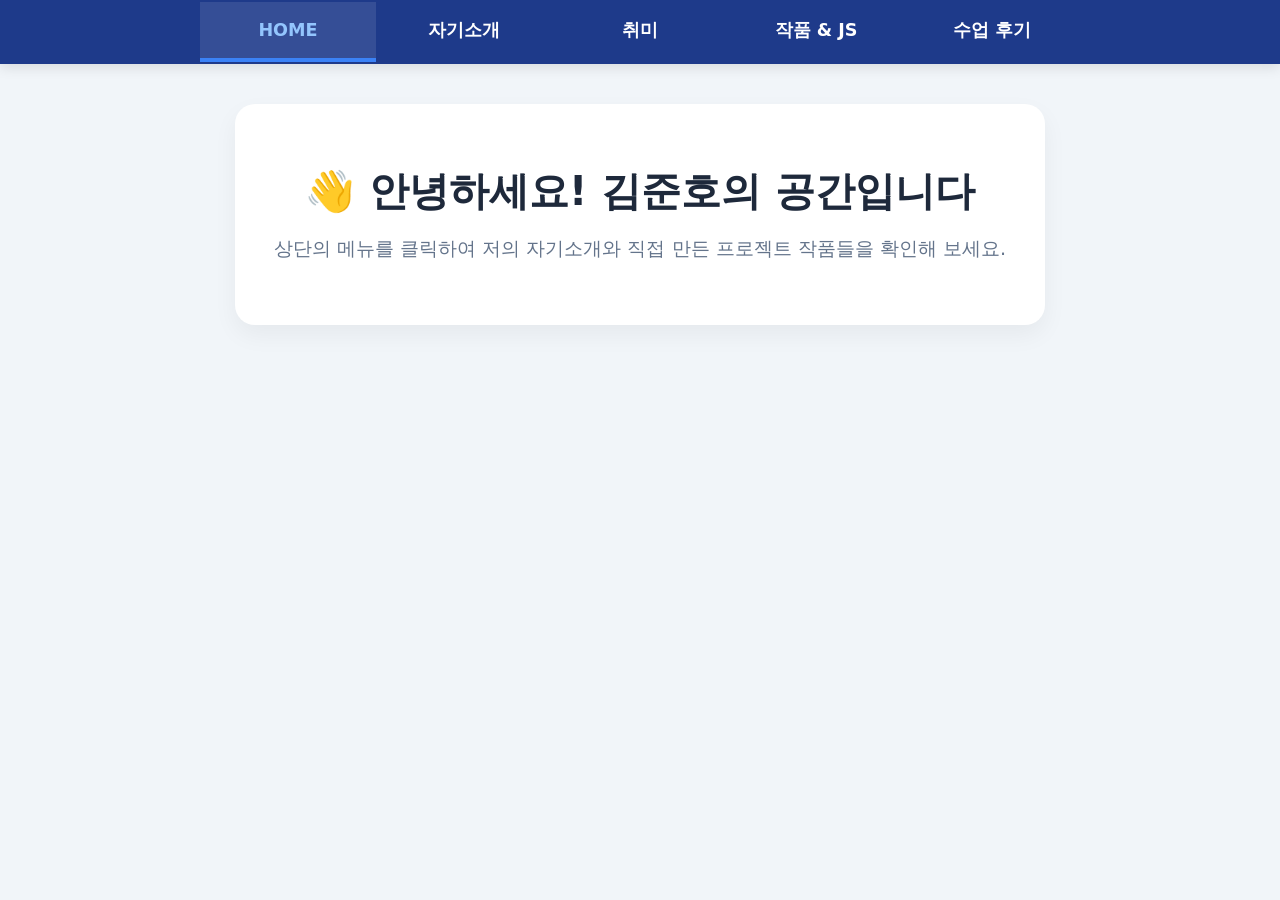
<file: index.html>
<!DOCTYPE html>
<html lang="ko">
<head>
    <meta charset="UTF-8">
    <meta name="viewport" content="width=device-width, initial-scale=1.0">
    <title>김준호의 포트폴리오 - HOME</title>
    <link rel="stylesheet" href="style.css">
</head>
<body>
    <nav class="navbar">
        <div class="nav-container">
            <a href="index.html" class="nav-item active">HOME</a>
            <a href="intro.html" class="nav-item">자기소개</a>
            <a href="hobby.html" class="nav-item">취미</a>
            <a href="projects.html" class="nav-item">작품 & JS</a>
            <a href="review.html" class="nav-item">수업 후기</a>
        </div>
    </nav>
    <main class="main-content">
        <div class="content-card home-banner">
            <h1>👋 안녕하세요! 김준호의 공간입니다</h1>
            <p>상단의 메뉴를 클릭하여 저의 자기소개와 직접 만든 프로젝트 작품들을 확인해 보세요.</p>
        </div>
    </main>
</body>
</html>
</file>
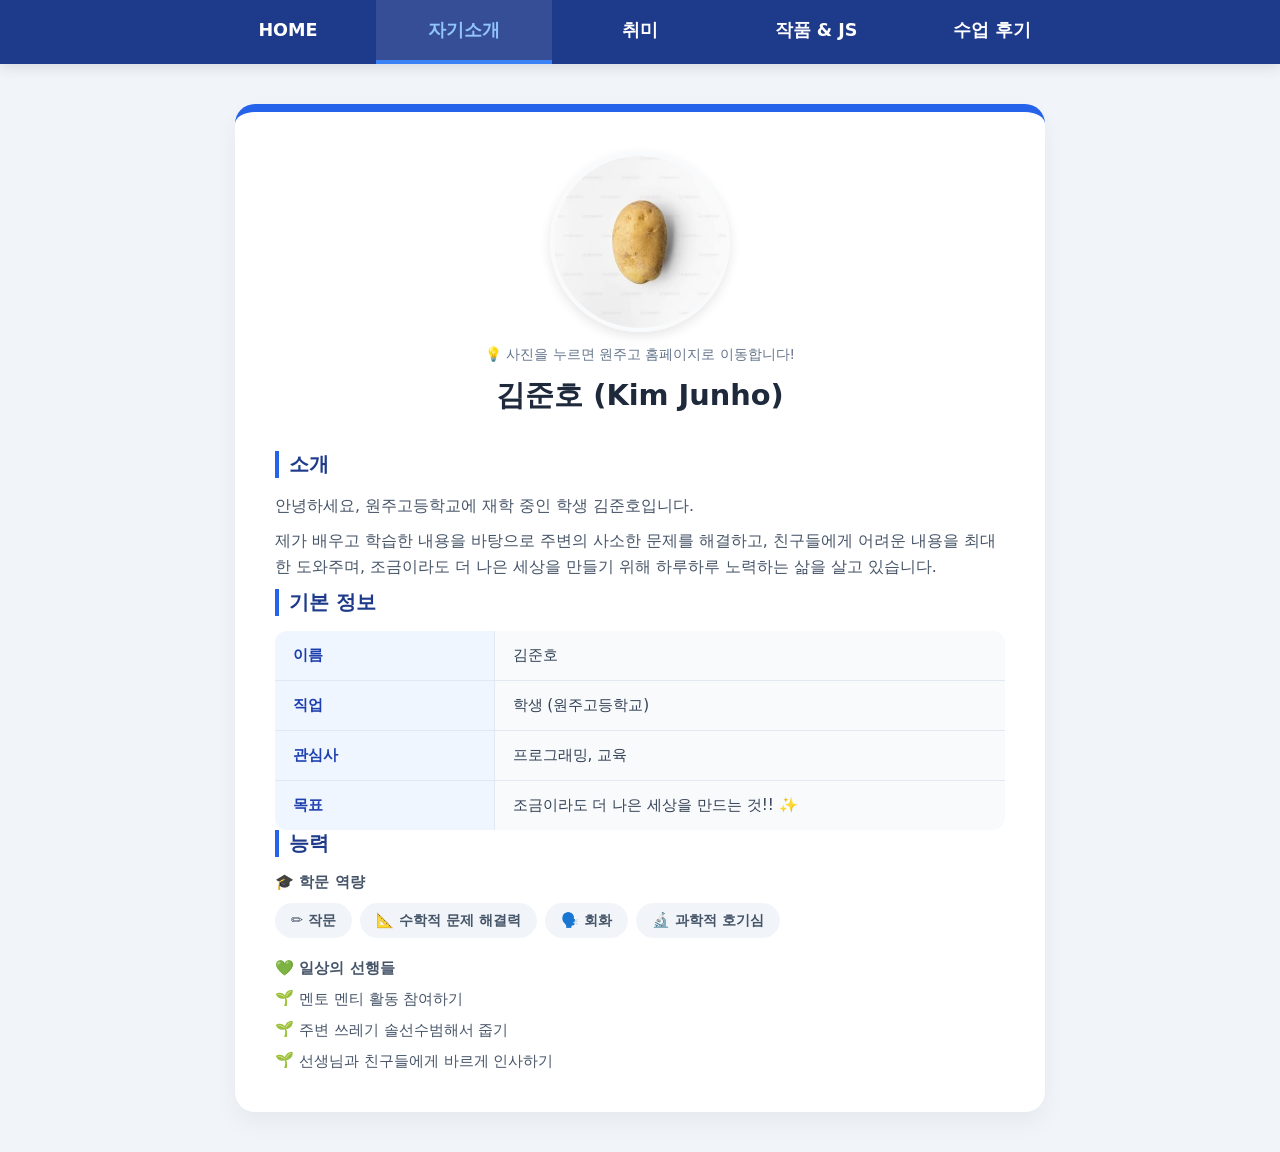
<file: intro.html>
<!DOCTYPE html>
<html lang="ko">
<head>
    <meta charset="UTF-8">
    <meta name="viewport" content="width=device-width, initial-scale=1.0">
    <title>김준호의 포트폴리오 - 자기소개</title>
    <link rel="stylesheet" href="style.css">
</head>
<body>
    <nav class="navbar">
        <div class="nav-container">
            <a href="index.html" class="nav-item">HOME</a>
            <a href="intro.html" class="nav-item active">자기소개</a>
            <a href="hobby.html" class="nav-item">취미</a>
            <a href="projects.html" class="nav-item">작품 & JS</a>
            <a href="review.html" class="nav-item">수업 후기</a>
        </div>
    </nav>
    <main class="main-content">
        <div class="content-card profile-card">
            <header class="profile-header">
                <div class="profile-img-container">
                    <a href="https://wonjugo.gwe.hs.kr/main.do" target="_blank">
                        <img src="me.jpg" alt="김준호 사진" class="profile-img">
                    </a>
                    <span class="img-caption">💡 사진을 누르면 원주고 홈페이지로 이동합니다!</span>
                </div>
                <h1>김준호 (Kim Junho)</h1>
            </header>

            <section class="intro-text">
                <h2>소개</h2>
                <p>안녕하세요, 원주고등학교에 재학 중인 학생 김준호입니다.</p>
                <p>제가 배우고 학습한 내용을 바탕으로 주변의 사소한 문제를 해결하고, 친구들에게 어려운 내용을 최대한 도와주며, 조금이라도 더 나은 세상을 만들기 위해 하루하루 노력하는 삶을 살고 있습니다.</p>
            </section>

            <section>
                <h2>기본 정보</h2>
                <table class="info-table">
                    <tr><th>이름</th><td>김준호</td></tr>
                    <tr><th>직업</th><td>학생 (원주고등학교)</td></tr>
                    <tr><th>관심사</th><td>프로그래밍, 교육</td></tr>
                    <tr><th>목표</th><td>조금이라도 더 나은 세상을 만드는 것!! ✨</td></tr>
                </table>
            </section>

            <section>
                <h2>능력</h2>
                <div style="margin-bottom: 20px;">
                    <p style="font-size: 0.95rem; font-weight: 700; color: #475569; margin-bottom: 8px;">🎓 학문 역량</p>
                    <div class="skills-container">
                        <span class="skill-badge">✏️ 작문</span>
                        <span class="skill-badge">📐 수학적 문제 해결력</span>
                        <span class="skill-badge">🗣️ 회화</span>
                        <span class="skill-badge">🔬 과학적 호기심</span>
                    </div>
                </div>
                <div>
                    <p style="font-size: 0.95rem; font-weight: 700; color: #475569; margin-bottom: 8px;">💚 일상의 선행들</p>
                    <ul class="deeds-list">
                        <li>멘토 멘티 활동 참여하기</li>
                        <li>주변 쓰레기 솔선수범해서 줍기</li>
                        <li>선생님과 친구들에게 바르게 인사하기</li>
                    </ul>
                </div>
            </section>
        </div>
    </main>
</body>
</html>
</file>
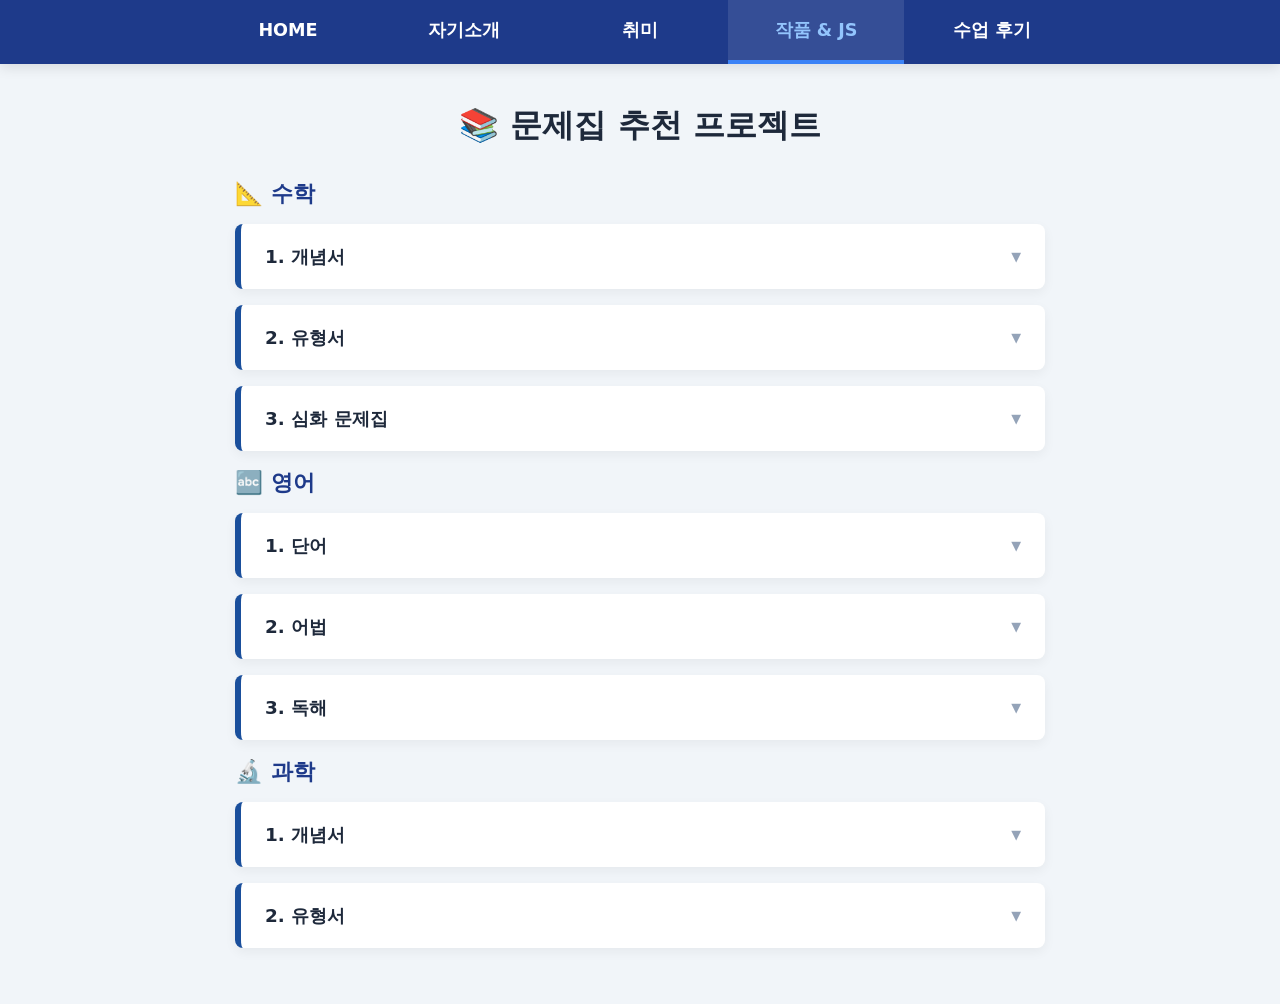
<file: projects.html>
<!DOCTYPE html>
<html lang="ko">
<head>
    <meta charset="UTF-8">
    <meta name="viewport" content="width=device-width, initial-scale=1.0">
    <title>김준호의 포트폴리오 - 작품 & JS</title>
    <link rel="stylesheet" href="style.css">
</head>
<body>
    <nav class="navbar">
        <div class="nav-container">
            <a href="index.html" class="nav-item">HOME</a>
            <a href="intro.html" class="nav-item">자기소개</a>
            <a href="hobby.html" class="nav-item">취미</a>
            <a href="projects.html" class="nav-item active">작품 & JS</a>
            <a href="review.html" class="nav-item">수업 후기</a>
        </div>
    </nav>

    <main class="main-content">
        <div class="project-header">
            <h2>📚 문제집 추천 프로젝트</h2>
        </div>

        <div class="subject-title">📐 수학</div>

        <details class="category-card">
            <summary class="card-header">1. 개념서</summary>
            <div class="card-content">
                <div class="books-grid">
                    <div class="book-item">
                        <a href="https://product.kyobobook.co.kr/detail/S000214578570" target="_blank" class="book-img-link">
                            <img src="개념원리.jpg" alt="개념원리">
                        </a>
                        <div class="book-info">
                            <h4>개념원리</h4>
                            <ul>
                                <li>핵심적인 개념 설명</li>
                                <li>유형별로 문제 정리</li>
                                <li>인강도 존재하니 간단하게 접해보거나 선행할 때 추천!!</li>
                            </ul>
                        </div>
                    </div>
                    <div class="book-item">
                        <a href="https://www.yes24.com/product/goods/124862915" target="_blank" class="book-img-link">
                            <img src="수학의 정석.jpg" alt="수학의 정석">
                        </a>
                        <div class="book-info">
                            <h4>수학의 정석 (기본)</h4>
                            <ul>
                                <li>수준은 기본 개념 뿐 아니라 교육과정 외 개념도 수록</li>
                                <li>최근 인강이 생겨 체화가 좀 더 쉬워짐</li>
                                <li>순수 수학적 사고력을 늘리고 싶은 학생에게 추천!!</li>
                            </ul>
                        </div>
                    </div>
                </div>
            </div>
        </details>

        <details class="category-card">
            <summary class="card-header">2. 유형서</summary>
            <div class="card-content">
                <div class="books-grid">
                    <div class="book-item">
                        <a href="https://product.kyobobook.co.kr/detail/S000215979843" target="_blank" class="book-img-link">
                            <img src="쏀.jpg" alt="쎈">
                        </a>
                        <div class="book-info">
                            <h4>쎈</h4>
                            <ul>
                                <li>A, B, C 세 난이도의 단계로 다양한 문제를 수록</li>
                                <li>한번 풀어놓으면 든든한 국밥 같은 존재!!</li>
                            </ul>
                        </div>
                    </div>
                    <div class="book-item">
                        <a href="https://product.kyobobook.co.kr/detail/S000210455260" target="_blank" class="book-img-link">
                            <img src="RPM.jpg" alt="RPM">
                        </a>
                        <div class="book-info">
                            <h4>RPM</h4>
                            <ul>
                                <li>원고 선생님들께서 엄선한 부교재</li>
                                <li>쎈과 같이 다양한 문제 수록</li>
                                <li>개념과의 병행하여 이해를 도울 수 있음!!</li>
                            </ul>
                        </div>
                    </div>
                </div>
            </div>
        </details>

        <details class="category-card">
            <summary class="card-header">3. 심화 문제집</summary>
            <div class="card-content">
                <div class="books-grid">
                    <div class="book-item">
                        <a href="https://www.yes24.com/product/goods/128221087" target="_blank" class="book-img-link">
                            <img src="마플시너지.jpg" alt="마플시너지">
                        </a>
                        <div class="book-info">
                            <h4>마플시너지</h4>
                            <ul>
                                <li>정말 많은 문제를 수록</li>
                                <li>심화된 문제들도 충분히 접할 수 있음</li>
                                <li>정말 수학만 파고 싶은 학생들에게 추천!!</li>
                            </ul>
                        </div>
                    </div>
                    <div class="book-item">
                        <a href="https://www.yes24.com/product/goods/126665053" target="_blank" class="book-img-link">
                            <img src="고쟁이.jpg" alt="고쟁이">
                        </a>
                        <div class="book-info">
                            <h4>고쟁이</h4>
                            <ul>
                                <li>1, 2, 3 총 3단계로 문제들을 수록</li>
                                <li>여러 심화 문제들이 수록되어 있고, 문제 양도 적당하므로 심화 문제를 접해보고 싶은 학생에게 추천!!</li>
                            </ul>
                        </div>
                    </div>
                </div>
            </div>
        </details>

        <div class="subject-title">🔤 영어</div>

        <details class="category-card">
            <summary class="card-header">1. 단어</summary>
            <div class="card-content">
                <div class="books-grid">
                    <div class="book-item">
                        <a href="https://m.mykidari.com/product/%EB%8A%A5%EB%A5%A0-voca-%EC%88%98%EB%8A%A5-%ED%95%84%EC%88%98-2025/28051/" target="_blank" class="book-img-link">
                            <img src="능률 필수.jpg" alt="능률VOCA 수능필수">
                        </a>
                        <div class="book-info">
                            <h4>능률VOCA 수능필수</h4>
                            <ul>
                                <li>내신 뿐만 아니라 수능까지 볼 수 있는 무난한 단어장</li>
                                <li>기존 영어 배경지식이 있다면 추천!!</li>
                            </ul>
                        </div>
                    </div>
                </div>
            </div>
        </details>

        <details class="category-card">
            <summary class="card-header">2. 어법</summary>
            <div class="card-content">
                <div class="books-grid">
                    <div class="book-item">
                        <a href="https://www.yes24.com/product/goods/154362548" target="_blank" class="book-img-link">
                            <img src="어법끝.jpg" alt="어법끝 실전 모의고사">
                        </a>
                        <div class="book-info">
                            <h4>어법끝 실전 모의고사</h4>
                            <ul>
                                <li>수능을 위한 실전 많은 실전 기술들 수록</li>
                                <li>수능 어법 문제에서 시간 절약을 원하면 추천!!</li>
                            </ul>
                        </div>
                    </div>
                </div>
            </div>
        </details>

        <details class="category-card">
            <summary class="card-header">3. 독해</summary>
            <div class="card-content">
                <div class="books-grid">
                    <div class="book-item">
                        <a href="https://product.kyobobook.co.kr/detail/S000214626026" target="_blank" class="book-img-link">
                            <img src="올림포스.jpg" alt="올림포스 영어독해 기본1">
                        </a>
                        <div class="book-info">
                            <h4>올림포스 영어독해 기본1</h4>
                            <ul>
                                <li>수능 독해의 기본을 다지기에 좋음</li>
                                <li>인터넷 강의도 있어 이해가 쉬움!!</li>
                            </ul>
                        </div>
                    </div>
                </div>
            </div>
        </details>

        <div class="subject-title">🔬 과학</div>

        <details class="category-card">
            <summary class="card-header">1. 개념서</summary>
            <div class="card-content">
                <div class="books-grid">
                    <div class="book-item">
                        <a href="https://www.yes24.com/product/goods/136904329" target="_blank" class="book-img-link">
                            <img src="완자.jpg" alt="완자">
                        </a>
                        <div class="book-info">
                            <h4>완자</h4>
                            <ul>
                                <li>핵심 개념들, 실험들 모두 수록</li>
                                <li>문제도 단계별로 나누어져 있어 추천!!</li>
                            </ul>
                        </div>
                    </div>
                </div>
            </div>
        </details>

        <details class="category-card">
            <summary class="card-header">2. 유형서</summary>
            <div class="card-content">
                <div class="books-grid">
                    <div class="book-item">
                        <a href="https://product.kyobobook.co.kr/detail/S000215792365" target="_blank" class="book-img-link">
                            <img src="완자 기출픽.jpg" alt="완자 기출픽">
                        </a>
                        <div class="book-info">
                            <h4>완자 기출픽</h4>
                            <ul>
                                <li>기출 문제를 모아 매우 다양한 문제가 수록되어있음</li>
                                <li>유형 연습이 필요할 때 추천!!</li>
                            </ul>
                        </div>
                    </div>
                    <div class="book-item">
                        <a href="https://www.yes24.com/product/goods/153601845" target="_blank" class="book-img-link">
                            <img src="O2.jpg" alt="O2">
                        </a>
                        <div class="book-info">
                            <h4>O2</h4>
                            <ul>
                                <li>완자와 기출픽의 중간 정도</li>
                                <li>한 권으로 끝내고 싶다면 추천!!</li>
                            </ul>
                        </div>
                    </div>
                </div>
            </div>
        </details>

    </main>
</body>
</html>
</file>
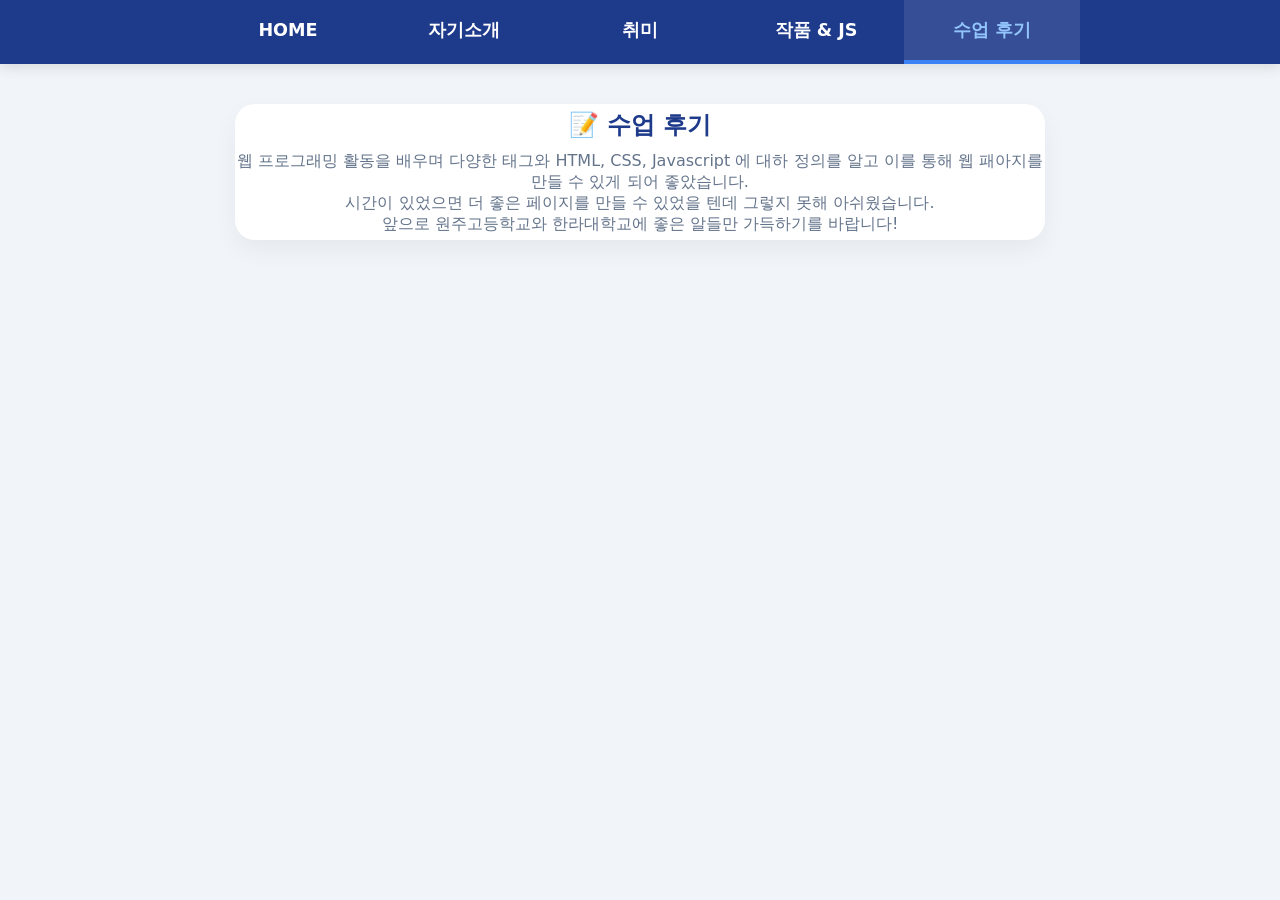
<file: review.html>
<!DOCTYPE html>
<html lang="ko">
<head>
    <meta charset="UTF-8">
    <meta name="viewport" content="width=device-width, initial-scale=1.0">
    <title>김준호의 포트폴리오 - 수업 후기</title>
    <link rel="stylesheet" href="style.css">
</head>
<body>
    <nav class="navbar">
        <div class="nav-container">
            <a href="index.html" class="nav-item">HOME</a>
            <a href="intro.html" class="nav-item">자기소개</a>
            <a href="hobby.html" class="nav-item">취미</a>
            <a href="projects.html" class="nav-item">작품 & JS</a>
            <a href="review.html" class="nav-item active">수업 후기</a>
        </div>
    </nav>
    <main class="main-content">
        <div class="content-card" style="text-align: center; padding: 5px 0;">
            <h2 style="color: #1e3a8a; margin-bottom: 10px;">📝 수업 후기</h2>
            <p style="color: #64748b;">웹 프로그래밍 활동을 배우며 다양한 태그와 HTML, CSS, Javascript 에 대하 정의를 알고 이를 통해 웹 패아지를 만들 수 있게 되어 좋았습니다.</p>
            <p style="color: #64748b;">시간이 있었으면 더 좋은 페이지를 만들 수 있었을 텐데 그렇지 못해 아쉬웠습니다.</p> 
            <p style="color: #64748b;">앞으로 원주고등학교와 한라대학교에 좋은 알들만 가득하기를 바랍니다!</p>
        </div>
    </main>
</body>
</html>
</file>
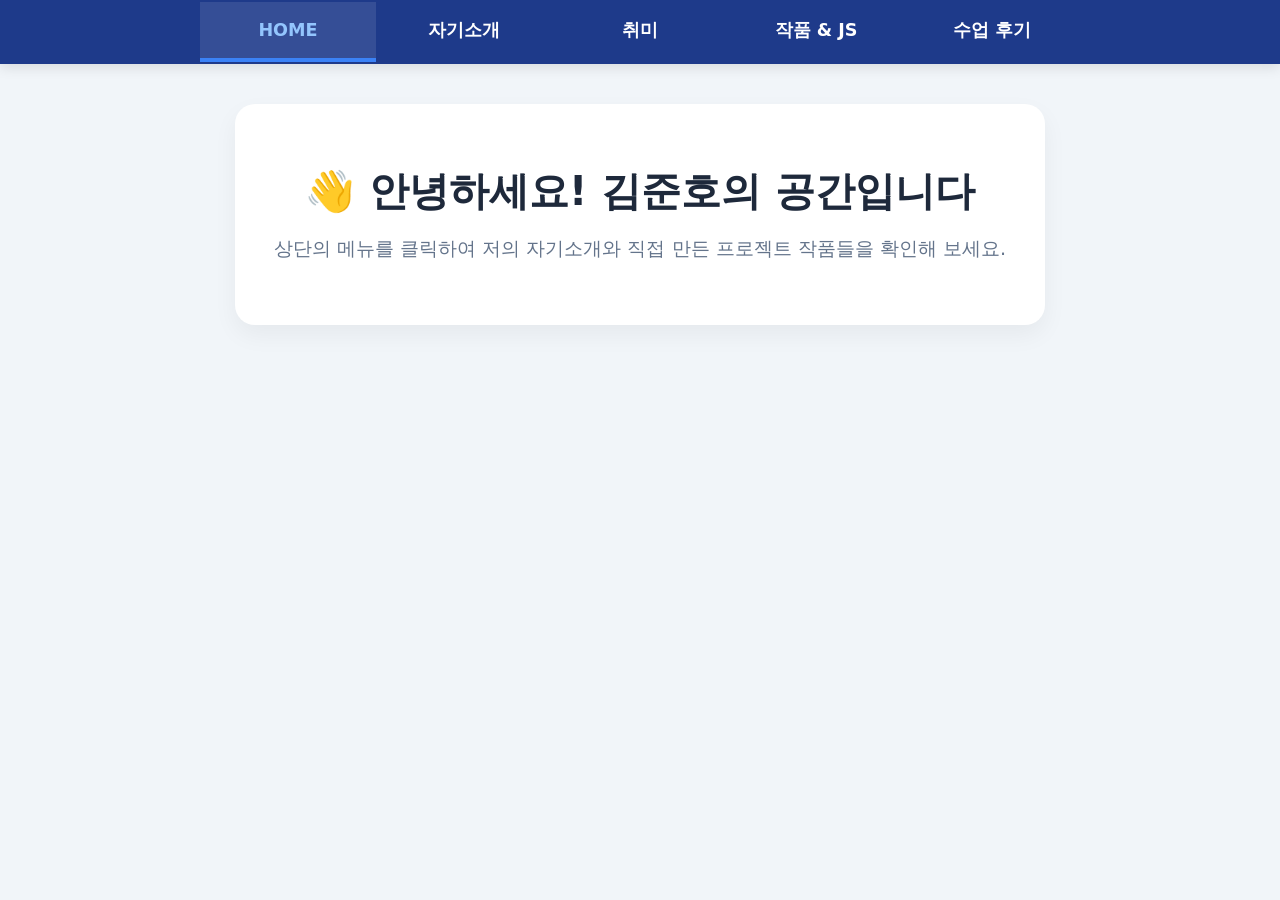
<file: 중간본.html>
<!DOCTYPE html>
<html lang="ko">
<head>
    <meta charset="UTF-8">
    <meta name="viewport" content="width=device-width, initial-scale=1.0">
    <title>김준호의 포트폴리오</title>
    <style>
        /* ==========================================================================
           1. 전역 스타일 및 초기화
           ========================================================================== */
        * {
            box-sizing: border-box;
            margin: 0;
            padding: 0;
            font-family: 'Pretendard', -apple-system, BlinkMacSystemFont, system-ui, Roboto, sans-serif;
        }

        body {
            background-color: #f1f5f9; /* 편안한 연회색 배경 */
            color: #334155;
            min-height: 100vh;
            display: flex;
            flex-direction: column;
        }

        /* ==========================================================================
           2. 네비게이션 바 (제공해주신 사진 디자인 반영)
           ========================================================================== */
        .navbar {
            background-color: #1e3a8a; /* 사진 속 그 깊고 진한 블루 색상 */
            position: sticky;
            top: 0;
            z-index: 1000;
            box-shadow: 0 4px 12px rgba(0, 0, 0, 0.1);
        }

        .nav-container {
            max-width: 900px;
            margin: 0 auto;
            display: flex;
            justify-content: space-around; /* 메뉴 간격을 일정하게 배치 */
            align-items: center;
            padding: 0 10px;
        }

        .nav-item {
            color: #ffffff;
            text-decoration: none;
            font-size: 1.1rem;
            font-weight: 700;
            padding: 18px 20px;
            cursor: pointer;
            transition: all 0.2s ease;
            border-bottom: 4px solid transparent; /* 하단 바 효과용 공간 확보 */
            text-align: center;
            flex: 1;
        }

        /* 메뉴 마우스 오버 및 활성화(Active) 상태 스타일 */
        .nav-item:hover, .nav-item.active {
            background-color: rgba(255, 255, 255, 0.1);
            border-bottom: 4px solid #3b82f6; /* 활성화 시 푸른빛 하단 바 채우기 */
            color: #93c5fd; /* 텍스트 색상도 부드럽게 변경 */
        }

        /* ==========================================================================
           3. 메인 콘텐츠 레이아웃 & 탭 제어
           ========================================================================== */
        .main-content {
            flex: 1;
            max-width: 850px;
            width: 100%;
            margin: 40px auto;
            padding: 0 20px;
        }

        /* 기본적으로 모든 탭 콘텐츠는 숨김 처리 */
        .tab-section {
            display: none;
        }

        /* active 클래스가 붙은 탭 콘텐츠만 화면에 표시 */
        .tab-section.active {
            display: block;
            animation: fadeIn 0.4s ease; /* 전환 시 부드러운 등장 효과 */
        }

        @keyframes fadeIn {
            from { opacity: 0; transform: translateY(10px); }
            to { opacity: 1; transform: translateY(0); }
        }

        /* 공통 카드 스타일 */
        .content-card {
            background: #ffffff;
            border-radius: 20px;
            box-shadow: 0 10px 25px rgba(0, 0, 0, 0.05);
            padding: 40px;
        }

        /* ==========================================================================
           4. [TAB 1] HOME 스타일
           ========================================================================== */
        .home-banner {
            text-align: center;
            padding: 60px 20px;
        }
        .home-banner h1 {
            font-size: 2.5rem;
            color: #1e293b;
            margin-bottom: 15px;
            font-weight: 800;
        }
        .home-banner p {
            font-size: 1.2rem;
            color: #64748b;
            line-height: 1.6;
        }

        /* ==========================================================================
           5. [TAB 2] 자기소개 스타일
           ========================================================================== */
        .profile-card {
            border-top: 8px solid #2563eb;
        }
        .profile-header {
            text-align: center;
            margin-bottom: 35px;
        }
        .profile-img-container {
            display: inline-block;
            margin-bottom: 12px;
        }
        .profile-img {
            width: 180px;
            height: 180px;
            object-fit: cover;
            border-radius: 50%;
            border: 4px solid #f8fafc;
            box-shadow: 0 4px 12px rgba(0, 0, 0, 0.1);
            transition: transform 0.3s ease;
        }
        .profile-img:hover { transform: scale(1.05); }
        .img-caption {
            font-size: 0.85rem;
            color: #64748b;
            margin-top: 10px;
            display: block;
        }
        .profile-header h1 {
            font-size: 1.8rem;
            color: #1e293b;
            font-weight: 800;
        }
        .profile-card h2 {
            font-size: 1.25rem;
            color: #1e3a8a;
            border-left: 4px solid #2563eb;
            padding-left: 10px;
            margin-bottom: 15px;
            font-weight: 700;
            margin-top: 30px;
        }
        .profile-card h2:first-of-type { margin-top: 0; }
        .intro-text p {
            font-size: 0.98rem;
            line-height: 1.7;
            color: #475569;
            margin-bottom: 8px;
        }
        .info-table {
            width: 100%;
            border-collapse: collapse;
            background-color: #f8fafc;
            border-radius: 12px;
            overflow: hidden;
        }
        .info-table th, .info-table td {
            padding: 14px 18px;
            text-align: left;
            font-size: 0.95rem;
        }
        .info-table th {
            background-color: #eff6ff;
            color: #1e40af;
            font-weight: 700;
            width: 30%;
            border-right: 1px solid #e2e8f0;
        }
        .info-table tr:not(:last-child) { border-bottom: 1px solid #e2e8f0; }
        .skills-container { display: flex; flex-wrap: wrap; gap: 8px; margin-top: 10px; }
        .skill-badge {
            background-color: #f1f5f9;
            color: #475569;
            padding: 8px 16px;
            border-radius: 20px;
            font-size: 0.9rem;
            font-weight: 600;
        }
        .deeds-list { list-style: none; display: flex; flex-direction: column; gap: 10px; margin-top: 10px; }
        .deeds-list li { position: relative; padding-left: 24px; font-size: 0.95rem; color: #475569; }
        .deeds-list li::before { content: "🌱"; position: absolute; left: 0; top: 0px; }

        /* ==========================================================================
           6. [TAB 4] 작품 & JS (문제집 추천) 스타일
           ========================================================================== */
        .project-header {
            margin-bottom: 30px;
            text-align: center;
        }
        .project-header h2 {
            font-size: 2rem;
            color: #1e293b;
            margin-bottom: 8px;
            font-weight: 800;
        }
        .subject-title {
            font-size: 1.4rem;
            color: #1e3a8a;
            margin-bottom: 15px;
            font-weight: 700;
        }
        .category-card {
            background-color: #ffffff;
            border-radius: 8px;
            box-shadow: 0 4px 12px rgba(0, 0, 0, 0.05);
            border-left: 6px solid #1a4f9c;
            margin-bottom: 16px;
            overflow: hidden;
            transition: all 0.3s ease;
        }
        .category-card[open] { box-shadow: 0 8px 20px rgba(0, 0, 0, 0.1); }
        .card-header {
            display: flex;
            justify-content: space-between;
            align-items: center;
            padding: 20px 24px;
            font-size: 1.15rem;
            font-weight: 700;
            color: #1e293b;
            cursor: pointer;
            list-style: none;
        }
        .card-header::-webkit-details-marker { display: none; }
        .card-header::after { content: '▼'; font-size: 0.8rem; color: #94a3b8; transition: transform 0.3s ease; }
        .category-card[open] .card-header::after { transform: rotate(180deg); color: #1a4f9c; }
        .card-content { padding: 10px 24px 24px 24px; border-top: 1px solid #f1f5f9; background-color: #fcfdfe; }
        .books-grid { display: flex; flex-direction: column; gap: 24px; }
        .book-item { display: flex; gap: 20px; align-items: flex-start; padding-bottom: 24px; border-bottom: 1px dashed #e2e8f0; }
        .book-item:last-child { padding-bottom: 0; border-bottom: none; }
        .book-img-link { flex-shrink: 0; border-radius: 6px; overflow: hidden; box-shadow: 0 4px 10px rgba(0, 0, 0, 0.12); }
        .book-img-link img { width: 120px; height: auto; display: block; }
        .book-info h4 { font-size: 1.2rem; color: #0f172a; margin-bottom: 8px; }
        .book-info ul { list-style-position: inside; color: #475569; font-size: 0.95rem; line-height: 1.6; }

        /* 모바일 반응형 조절 */
        @media (max-width: 600px) {
            .nav-item { font-size: 0.9rem; padding: 15px 10px; }
            .book-item { flex-direction: column; align-items: center; text-align: center; }
        }
    </style>
</head>
<body>

    <nav class="navbar">
        <div class="nav-container">
            <div class="nav-item active" onclick="openTab('tab-home', this)">HOME</div>
            <div class="nav-item" onclick="openTab('tab-intro', this)">자기소개</div>
            <div class="nav-item" onclick="openTab('tab-hobby', this)">취미</div>
            <div class="nav-item" onclick="openTab('tab-projects', this)">작품 & JS</div>
            <div class="nav-item" onclick="openTab('tab-review', this)">수업 후기</div>
        </div>
    </nav>

    <main class="main-content">

        <section id="tab-home" class="tab-section active">
            <div class="content-card home-banner">
                <h1>👋 안녕하세요! 김준호의 공간입니다</h1>
                <p>상단의 메뉴를 클릭하여 저의 자기소개와 직접 만든 프로젝트 작품들을 확인해 보세요.</p>
            </div>
        </section>

        <section id="tab-intro" class="tab-section">
            <div class="content-card profile-card">
                <header class="profile-header">
                    <div class="profile-img-container">
</file>
<file: style.css>
/* ==========================================================================
   1. 전역 스타일 및 초기화
   ========================================================================== */
* {
    box-sizing: border-box;
    margin: 0;
    padding: 0;
    font-family: 'Pretendard', -apple-system, BlinkMacSystemFont, system-ui, Roboto, sans-serif;
}

body {
    background-color: #f1f5f9; /* 편안한 연회색 배경 */
    color: #334155;
    min-height: 100vh;
    display: flex;
    flex-direction: column;
}

/* ==========================================================================
   2. 네비게이션 바 (제공해주신 사진 디자인 반영)
   ========================================================================== */
.navbar {
    background-color: #1e3a8a; /* 사진 속 그 깊고 진한 블루 색상 */
    position: sticky;
    top: 0;
    z-index: 1000;
    box-shadow: 0 4px 12px rgba(0, 0, 0, 0.1);
}

.nav-container {
    max-width: 900px;
    margin: 0 auto;
    display: flex;
    justify-content: space-around; /* 메뉴 간격을 일정하게 배치 */
    align-items: center;
    padding: 0 10px;
}

.nav-item {
    color: #ffffff;
    text-decoration: none;
    font-size: 1.1rem;
    font-weight: 700;
    padding: 18px 20px;
    cursor: pointer;
    transition: all 0.2s ease;
    border-bottom: 4px solid transparent; /* 하단 바 효과용 공간 확보 */
    text-align: center;
    flex: 1;
}

/* 메뉴 마우스 오버 및 활성화(Active) 상태 스타일 */
.nav-item:hover, .nav-item.active {
    background-color: rgba(255, 255, 255, 0.1);
    border-bottom: 4px solid #3b82f6; /* 활성화 시 푸른빛 하단 바 채우기 */
    color: #93c5fd; /* 텍스트 색상도 부드럽게 변경 */
}

/* ==========================================================================
   3. 메인 콘텐츠 레이아웃
   ========================================================================== */
.main-content {
    flex: 1;
    max-width: 850px;
    width: 100%;
    margin: 40px auto;
    padding: 0 20px;
}

/* 공통 카드 스타일 */
.content-card {
    background: #ffffff;
    border-radius: 20px;
    box-shadow: 0 10px 25px rgba(0, 0, 0, 0.05);
    padding: 40px;
}

/* ==========================================================================
   4. HOME 스타일
   ========================================================================== */
.home-banner {
    text-align: center;
    padding: 60px 20px;
}
.home-banner h1 {
    font-size: 2.5rem;
    color: #1e293b;
    margin-bottom: 15px;
    font-weight: 800;
}
.home-banner p {
    font-size: 1.2rem;
    color: #64748b;
    line-height: 1.6;
}

/* ==========================================================================
   5. 자기소개 스타일
   ========================================================================== */
.profile-card {
    border-top: 8px solid #2563eb;
}
.profile-header {
    text-align: center;
    margin-bottom: 35px;
}
.profile-img-container {
    display: inline-block;
    margin-bottom: 12px;
}
.profile-img {
    width: 180px;
    height: 180px;
    object-fit: cover;
    border-radius: 50%;
    border: 4px solid #f8fafc;
    box-shadow: 0 4px 12px rgba(0, 0, 0, 0.1);
    transition: transform 0.3s ease;
}
.profile-img:hover { transform: scale(1.05); }
.img-caption {
    font-size: 0.85rem;
    color: #64748b;
    margin-top: 10px;
    display: block;
}
.profile-header h1 {
    font-size: 1.8rem;
    color: #1e293b;
    font-weight: 800;
}
.profile-card h2 {
    font-size: 1.25rem;
    color: #1e3a8a;
    border-left: 4px solid #2563eb;
    padding-left: 10px;
    margin-bottom: 15px;
    font-weight: 700;
    margin-top: 30px;
}
.profile-card h2:first-of-type { margin-top: 0; }
.intro-text p {
    font-size: 0.98rem;
    line-height: 1.7;
    color: #475569;
    margin-bottom: 8px;
}
.info-table {
    width: 100%;
    border-collapse: collapse;
    background-color: #f8fafc;
    border-radius: 12px;
    overflow: hidden;
}
.info-table th, .info-table td {
    padding: 14px 18px;
    text-align: left;
    font-size: 0.95rem;
}
.info-table th {
    background-color: #eff6ff;
    color: #1e40af;
    font-weight: 700;
    width: 30%;
    border-right: 1px solid #e2e8f0;
}
.info-table tr:not(:last-child) { border-bottom: 1px solid #e2e8f0; }
.skills-container { display: flex; flex-wrap: wrap; gap: 8px; margin-top: 10px; }
.skill-badge {
    background-color: #f1f5f9;
    color: #475569;
    padding: 8px 16px;
    border-radius: 20px;
    font-size: 0.9rem;
    font-weight: 600;
}
.deeds-list { list-style: none; display: flex; flex-direction: column; gap: 10px; margin-top: 10px; }
.deeds-list li { position: relative; padding-left: 24px; font-size: 0.95rem; color: #475569; }
.deeds-list li::before { content: "🌱"; position: absolute; left: 0; top: 0px; }

/* ==========================================================================
   6. 작품 & JS (문제집 추천) 스타일
   ========================================================================== */
.project-header {
    margin-bottom: 30px;
    text-align: center;
}
.project-header h2 {
    font-size: 2rem;
    color: #1e293b;
    margin-bottom: 8px;
    font-weight: 800;
}
.subject-title {
    font-size: 1.4rem;
    color: #1e3a8a;
    margin-bottom: 15px;
    font-weight: 700;
}
.category-card {
    background-color: #ffffff;
    border-radius: 8px;
    box-shadow: 0 4px 12px rgba(0, 0, 0, 0.05);
    border-left: 6px solid #1a4f9c;
    margin-bottom: 16px;
    overflow: hidden;
    transition: all 0.3s ease;
}
.category-card[open] { box-shadow: 0 8px 20px rgba(0, 0, 0, 0.1); }
.card-header {
    display: flex;
    justify-content: space-between;
    align-items: center;
    padding: 20px 24px;
    font-size: 1.15rem;
    font-weight: 700;
    color: #1e293b;
    cursor: pointer;
    list-style: none;
}
.card-header::-webkit-details-marker { display: none; }
.card-header::after { content: '▼'; font-size: 0.8rem; color: #94a3b8; transition: transform 0.3s ease; }
.category-card[open] .card-header::after { transform: rotate(180deg); color: #1a4f9c; }
.card-content { padding: 10px 24px 24px 24px; border-top: 1px solid #f1f5f9; background-color: #fcfdfe; }
.books-grid { display: flex; flex-direction: column; gap: 24px; }
.book-item { display: flex; gap: 20px; align-items: flex-start; padding-bottom: 24px; border-bottom: 1px dashed #e2e8f0; }
.book-item:last-child { padding-bottom: 0; border-bottom: none; }
.book-img-link { flex-shrink: 0; border-radius: 6px; overflow: hidden; box-shadow: 0 4px 10px rgba(0, 0, 0, 0.12); }
.book-img-link img { width: 120px; height: auto; display: block; }
.book-info h4 { font-size: 1.2rem; color: #0f172a; margin-bottom: 8px; }
.book-info ul { list-style-position: inside; color: #475569; font-size: 0.95rem; line-height: 1.6; }

/* 모바일 반응형 조절 */
@media (max-width: 600px) {
    .nav-item { font-size: 0.9rem; padding: 15px 10px; }
    .book-item { flex-direction: column; align-items: center; text-align: center; }
}
</file>
